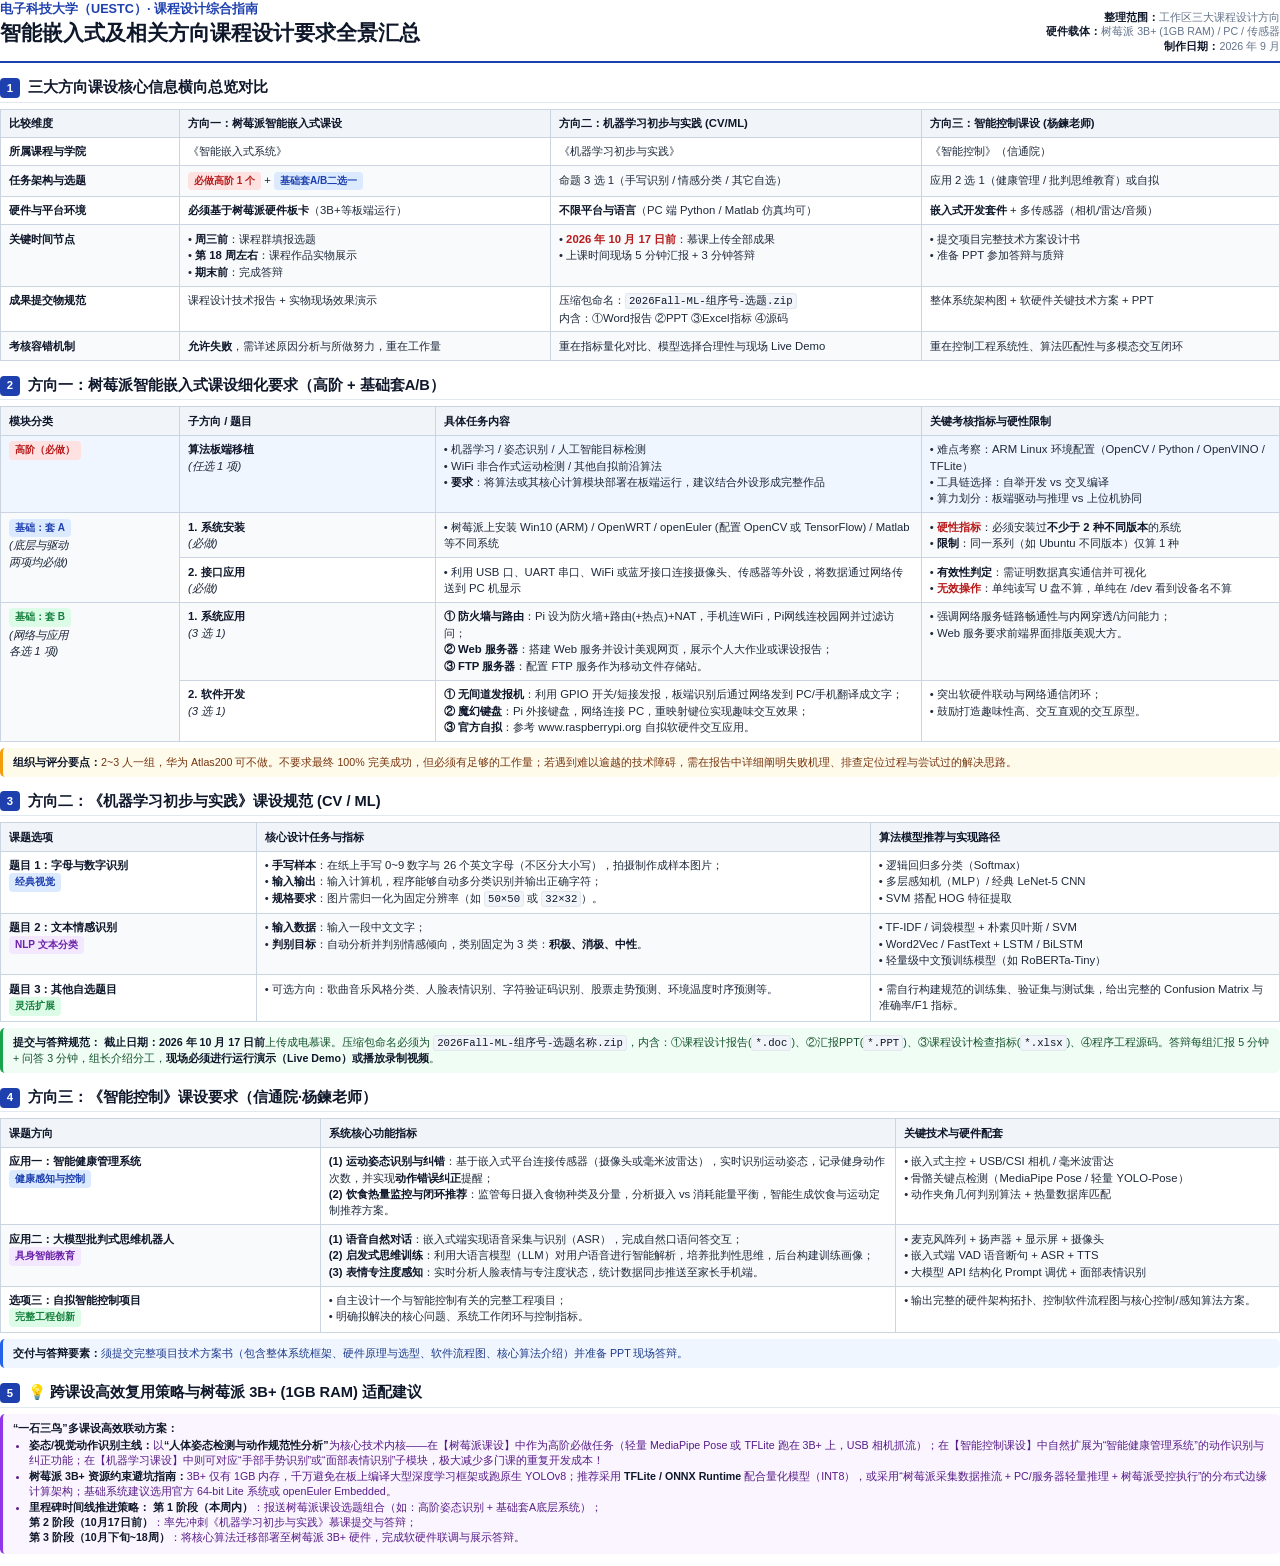
<file: course_design_requirements.html>
<!DOCTYPE html>
<html lang="zh-CN">
<head>
<meta charset="UTF-8">
<title>电子科技大学·智能嵌入式及相关方向课程设计要求全景汇总</title>
<style>
  @page {
    size: A4 portrait;
    margin: 12mm 10mm 12mm 10mm;
  }
  *, *::before, *::after {
    box-sizing: border-box;
  }
  body {
    font-family: -apple-system, BlinkMacSystemFont, "PingFang SC", "Hiragino Sans GB", "Microsoft YaHei", "WenQuanYi Micro Hei", sans-serif;
    color: #1e293b;
    background-color: #ffffff;
    line-height: 1.45;
    font-size: 9.5pt;
    margin: 0;
    padding: 0;
  }
  
  /* Header styling */
  .doc-header {
    border-bottom: 2.5px solid #1e40af;
    padding-bottom: 8px;
    margin-bottom: 14px;
    display: flex;
    justify-content: space-between;
    align-items: flex-end;
  }
  .doc-title-group h1 {
    font-size: 16pt;
    color: #0f172a;
    margin: 0 0 4px 0;
    font-weight: 700;
  }
  .doc-title-group .sub {
    font-size: 9.5pt;
    color: #1e40af;
    font-weight: 600;
    margin: 0;
  }
  .doc-meta {
    text-align: right;
    font-size: 8pt;
    color: #64748b;
    line-height: 1.35;
  }
  .badge-tag {
    display: inline-block;
    padding: 2px 6px;
    border-radius: 4px;
    font-size: 7.5pt;
    font-weight: 600;
  }
  .badge-blue { background: #dbeafe; color: #1e40af; }
  .badge-green { background: #dcfce7; color: #15803d; }
  .badge-amber { background: #fef3c7; color: #b45309; }
  .badge-purple { background: #f3e8ff; color: #6b21a8; }
  .badge-red { background: #fee2e2; color: #b91c1c; }

  /* Section styling */
  .section-block {
    margin-bottom: 14px;
    page-break-inside: avoid;
  }
  .section-header {
    display: flex;
    align-items: center;
    gap: 8px;
    margin-bottom: 6px;
    padding-bottom: 3px;
    border-bottom: 1.5px solid #e2e8f0;
  }
  .section-header h2 {
    font-size: 11pt;
    color: #0f172a;
    margin: 0;
    font-weight: 700;
  }
  .section-header .section-icon {
    display: inline-flex;
    align-items: center;
    justify-content: center;
    width: 20px;
    height: 20px;
    background: #1e40af;
    color: #ffffff;
    border-radius: 4px;
    font-size: 8.5pt;
    font-weight: bold;
  }

  /* Tables */
  table {
    width: 100%;
    border-collapse: collapse;
    margin-bottom: 6px;
    font-size: 8.5pt;
  }
  th, td {
    border: 1px solid #cbd5e1;
    padding: 5.5px 8px;
    text-align: left;
    vertical-align: top;
  }
  th {
    background-color: #f1f5f9;
    color: #0f172a;
    font-weight: 700;
  }
  tr:nth-child(even) {
    background-color: #f8fafc;
  }
  .table-highlight {
    background-color: #eff6ff !important;
  }

  /* Callout boxes */
  .callout {
    border-radius: 5px;
    padding: 7px 10px;
    margin-top: 5px;
    margin-bottom: 6px;
    font-size: 8pt;
    line-height: 1.4;
  }
  .callout-info {
    background: #f0fdf4;
    border-left: 3.5px solid #16a34a;
    color: #14532d;
  }
  .callout-warn {
    background: #fffbeb;
    border-left: 3.5px solid #f59e0b;
    color: #78350f;
  }
  .callout-purple {
    background: #faf5ff;
    border-left: 3.5px solid #9333ea;
    color: #581c87;
  }
  .callout-blue {
    background: #eff6ff;
    border-left: 3.5px solid #2563eb;
    color: #1e3a8a;
  }

  ul, ol {
    margin: 2px 0;
    padding-left: 16px;
  }
  li {
    margin-bottom: 1.5px;
  }
  strong {
    color: #0f172a;
  }
  .code-text {
    font-family: Consolas, "Fira Code", Monaco, monospace;
    background: #f1f5f9;
    padding: 1px 3px;
    border-radius: 3px;
    font-size: 8pt;
    color: #0f172a;
    border: 1px solid #e2e8f0;
  }
  .page-break {
    page-break-before: always;
  }
</style>
</head>
<body>

  <!-- Header -->
  <div class="doc-header">
    <div class="doc-title-group">
      <div class="sub">电子科技大学（UESTC）· 课程设计综合指南</div>
      <h1>智能嵌入式及相关方向课程设计要求全景汇总</h1>
    </div>
    <div class="doc-meta">
      <div><strong>整理范围：</strong>工作区三大课程设计方向</div>
      <div><strong>硬件载体：</strong>树莓派 3B+ (1GB RAM) / PC / 传感器</div>
      <div><strong>制作日期：</strong>2026 年 9 月</div>
    </div>
  </div>

  <!-- Part 1: 横向总览 -->
  <div class="section-block">
    <div class="section-header">
      <span class="section-icon">1</span>
      <h2>三大方向课设核心信息横向总览对比</h2>
    </div>
    <table>
      <thead>
        <tr>
          <th style="width: 14%;">比较维度</th>
          <th style="width: 29%;">方向一：树莓派智能嵌入式课设</th>
          <th style="width: 29%;">方向二：机器学习初步与实践 (CV/ML)</th>
          <th style="width: 28%;">方向三：智能控制课设 (杨鍊老师)</th>
        </tr>
      </thead>
      <tbody>
        <tr>
          <td><strong>所属课程与学院</strong></td>
          <td>《智能嵌入式系统》</td>
          <td>《机器学习初步与实践》</td>
          <td>《智能控制》（信通院）</td>
        </tr>
        <tr>
          <td><strong>任务架构与选题</strong></td>
          <td><span class="badge-tag badge-red">必做高阶 1 个</span> + <span class="badge-tag badge-blue">基础套A/B二选一</span></td>
          <td>命题 3 选 1（手写识别 / 情感分类 / 其它自选）</td>
          <td>应用 2 选 1（健康管理 / 批判思维教育）或自拟</td>
        </tr>
        <tr>
          <td><strong>硬件与平台环境</strong></td>
          <td><strong>必须基于树莓派硬件板卡</strong>（3B+等板端运行）</td>
          <td><strong>不限平台与语言</strong>（PC 端 Python / Matlab 仿真均可）</td>
          <td><strong>嵌入式开发套件</strong> + 多传感器（相机/雷达/音频）</td>
        </tr>
        <tr>
          <td><strong>关键时间节点</strong></td>
          <td>
            • <strong>周三前</strong>：课程群填报选题<br>
            • <strong>第 18 周左右</strong>：课程作品实物展示<br>
            • <strong>期末前</strong>：完成答辩
          </td>
          <td>
            • <strong style="color:#b91c1c;">2026 年 10 月 17 日前</strong>：慕课上传全部成果<br>
            • 上课时间现场 5 分钟汇报 + 3 分钟答辩
          </td>
          <td>
            • 提交项目完整技术方案设计书<br>
            • 准备 PPT 参加答辩与质辩
          </td>
        </tr>
        <tr>
          <td><strong>成果提交物规范</strong></td>
          <td>课程设计技术报告 + 实物现场效果演示</td>
          <td>
            压缩包命名：<span class="code-text">2026Fall-ML-组序号-选题.zip</span><br>
            内含：①Word报告 ②PPT ③Excel指标 ④源码
          </td>
          <td>整体系统架构图 + 软硬件关键技术方案 + PPT</td>
        </tr>
        <tr>
          <td><strong>考核容错机制</strong></td>
          <td><strong>允许失败</strong>，需详述原因分析与所做努力，重在工作量</td>
          <td>重在指标量化对比、模型选择合理性与现场 Live Demo</td>
          <td>重在控制工程系统性、算法匹配性与多模态交互闭环</td>
        </tr>
      </tbody>
    </table>
  </div>

  <!-- Part 2: 树莓派智能嵌入式课设 -->
  <div class="section-block">
    <div class="section-header">
      <span class="section-icon">2</span>
      <h2>方向一：树莓派智能嵌入式课设细化要求（高阶 + 基础套A/B）</h2>
    </div>
    <table>
      <thead>
        <tr>
          <th style="width: 14%;">模块分类</th>
          <th style="width: 20%;">子方向 / 题目</th>
          <th style="width: 38%;">具体任务内容</th>
          <th style="width: 28%;">关键考核指标与硬性限制</th>
        </tr>
      </thead>
      <tbody>
        <tr class="table-highlight">
          <td><span class="badge-tag badge-red">高阶（必做）</span></td>
          <td><strong>算法板端移植</strong><br><em>(任选 1 项)</em></td>
          <td>
            • 机器学习 / 姿态识别 / 人工智能目标检测<br>
            • WiFi 非合作式运动检测 / 其他自拟前沿算法<br>
            • <strong>要求</strong>：将算法或其核心计算模块部署在板端运行，建议结合外设形成完整作品
          </td>
          <td>
            • 难点考察：ARM Linux 环境配置（OpenCV / Python / OpenVINO / TFLite）<br>
            • 工具链选择：自举开发 vs 交叉编译<br>
            • 算力划分：板端驱动与推理 vs 上位机协同
          </td>
        </tr>
        <tr>
          <td rowspan="2"><span class="badge-tag badge-blue">基础：套 A</span><br><em>(底层与驱动<br>两项均必做)</em></td>
          <td><strong>1. 系统安装</strong><br><em>(必做)</em></td>
          <td>
            • 树莓派上安装 Win10 (ARM) / OpenWRT / openEuler (配置 OpenCV 或 TensorFlow) / Matlab 等不同系统
          </td>
          <td>
            • <strong style="color:#b91c1c;">硬性指标</strong>：必须安装过<strong>不少于 2 种不同版本</strong>的系统<br>
            • <strong>限制</strong>：同一系列（如 Ubuntu 不同版本）仅算 1 种
          </td>
        </tr>
        <tr>
          <td><strong>2. 接口应用</strong><br><em>(必做)</em></td>
          <td>
            • 利用 USB 口、UART 串口、WiFi 或蓝牙接口连接摄像头、传感器等外设，将数据通过网络传送到 PC 机显示
          </td>
          <td>
            • <strong>有效性判定</strong>：需证明数据真实通信并可视化<br>
            • <strong style="color:#b91c1c;">无效操作</strong>：单纯读写 U 盘不算，单纯在 /dev 看到设备名不算
          </td>
        </tr>
        <tr>
          <td rowspan="2"><span class="badge-tag badge-green">基础：套 B</span><br><em>(网络与应用<br>各选 1 项)</em></td>
          <td><strong>1. 系统应用</strong><br><em>(3 选 1)</em></td>
          <td>
            <strong>① 防火墙与路由</strong>：Pi 设为防火墙+路由(+热点)+NAT，手机连WiFi，Pi网线连校园网并过滤访问；<br>
            <strong>② Web 服务器</strong>：搭建 Web 服务并设计美观网页，展示个人大作业或课设报告；<br>
            <strong>③ FTP 服务器</strong>：配置 FTP 服务作为移动文件存储站。
          </td>
          <td>
            • 强调网络服务链路畅通性与内网穿透/访问能力；<br>
            • Web 服务要求前端界面排版美观大方。
          </td>
        </tr>
        <tr>
          <td><strong>2. 软件开发</strong><br><em>(3 选 1)</em></td>
          <td>
            <strong>① 无间道发报机</strong>：利用 GPIO 开关/短接发报，板端识别后通过网络发到 PC/手机翻译成文字；<br>
            <strong>② 魔幻键盘</strong>：Pi 外接键盘，网络连接 PC，重映射键位实现趣味交互效果；<br>
            <strong>③ 官方自拟</strong>：参考 www.raspberrypi.org 自拟软硬件交互应用。
          </td>
          <td>
            • 突出软硬件联动与网络通信闭环；<br>
            • 鼓励打造趣味性高、交互直观的交互原型。
          </td>
        </tr>
      </tbody>
    </table>
    <div class="callout callout-warn">
      <strong>组织与评分要点：</strong>2~3 人一组，华为 Atlas200 可不做。不要求最终 100% 完美成功，但必须有足够的工作量；若遇到难以逾越的技术障碍，需在报告中详细阐明失败机理、排查定位过程与尝试过的解决思路。
    </div>
  </div>

  <div class="page-break"></div>

  <!-- Part 3: 机器学习初步与实践 -->
  <div class="section-block">
    <div class="section-header">
      <span class="section-icon">3</span>
      <h2>方向二：《机器学习初步与实践》课设规范 (CV / ML)</h2>
    </div>
    <table>
      <thead>
        <tr>
          <th style="width: 20%;">课题选项</th>
          <th style="width: 48%;">核心设计任务与指标</th>
          <th style="width: 32%;">算法模型推荐与实现路径</th>
        </tr>
      </thead>
      <tbody>
        <tr>
          <td><strong>题目 1：字母与数字识别</strong><br><span class="badge-tag badge-blue">经典视觉</span></td>
          <td>
            • <strong>手写样本</strong>：在纸上手写 0~9 数字与 26 个英文字母（不区分大小写），拍摄制作成样本图片；<br>
            • <strong>输入输出</strong>：输入计算机，程序能够自动多分类识别并输出正确字符；<br>
            • <strong>规格要求</strong>：图片需归一化为固定分辨率（如 <span class="code-text">50×50</span> 或 <span class="code-text">32×32</span>）。
          </td>
          <td>
            • 逻辑回归多分类（Softmax）<br>
            • 多层感知机（MLP）/ 经典 LeNet-5 CNN<br>
            • SVM 搭配 HOG 特征提取
          </td>
        </tr>
        <tr>
          <td><strong>题目 2：文本情感识别</strong><br><span class="badge-tag badge-purple">NLP 文本分类</span></td>
          <td>
            • <strong>输入数据</strong>：输入一段中文文字；<br>
            • <strong>判别目标</strong>：自动分析并判别情感倾向，类别固定为 3 类：<strong>积极、消极、中性</strong>。
          </td>
          <td>
            • TF-IDF / 词袋模型 + 朴素贝叶斯 / SVM<br>
            • Word2Vec / FastText + LSTM / BiLSTM<br>
            • 轻量级中文预训练模型（如 RoBERTa-Tiny）
          </td>
        </tr>
        <tr>
          <td><strong>题目 3：其他自选题目</strong><br><span class="badge-tag badge-green">灵活扩展</span></td>
          <td>
            • 可选方向：歌曲音乐风格分类、人脸表情识别、字符验证码识别、股票走势预测、环境温度时序预测等。
          </td>
          <td>
            • 需自行构建规范的训练集、验证集与测试集，给出完整的 Confusion Matrix 与准确率/F1 指标。
          </td>
        </tr>
      </tbody>
    </table>
    <div class="callout callout-info">
      <strong>提交与答辩规范：</strong>
      <strong>截止日期：2026 年 10 月 17 日前</strong>上传成电慕课。压缩包命名必须为 <span class="code-text">2026Fall-ML-组序号-选题名称.zip</span>，内含：①课程设计报告(<span class="code-text">*.doc</span>)、②汇报PPT(<span class="code-text">*.PPT</span>)、③课程设计检查指标(<span class="code-text">*.xlsx</span>)、④程序工程源码。答辩每组汇报 5 分钟 + 问答 3 分钟，组长介绍分工，<strong>现场必须进行运行演示（Live Demo）或播放录制视频</strong>。
    </div>
  </div>

  <!-- Part 4: 智能控制课设 -->
  <div class="section-block">
    <div class="section-header">
      <span class="section-icon">4</span>
      <h2>方向三：《智能控制》课设要求（信通院·杨鍊老师）</h2>
    </div>
    <table>
      <thead>
        <tr>
          <th style="width: 25%;">课题方向</th>
          <th style="width: 45%;">系统核心功能指标</th>
          <th style="width: 30%;">关键技术与硬件配套</th>
        </tr>
      </thead>
      <tbody>
        <tr>
          <td><strong>应用一：智能健康管理系统</strong><br><span class="badge-tag badge-blue">健康感知与控制</span></td>
          <td>
            <strong>(1) 运动姿态识别与纠错</strong>：基于嵌入式平台连接传感器（摄像头或毫米波雷达），实时识别运动姿态，记录健身动作次数，并实现<strong>动作错误纠正</strong>提醒；<br>
            <strong>(2) 饮食热量监控与闭环推荐</strong>：监管每日摄入食物种类及分量，分析摄入 vs 消耗能量平衡，智能生成饮食与运动定制推荐方案。
          </td>
          <td>
            • 嵌入式主控 + USB/CSI 相机 / 毫米波雷达<br>
            • 骨骼关键点检测（MediaPipe Pose / 轻量 YOLO-Pose）<br>
            • 动作夹角几何判别算法 + 热量数据库匹配
          </td>
        </tr>
        <tr>
          <td><strong>应用二：大模型批判式思维机器人</strong><br><span class="badge-tag badge-purple">具身智能教育</span></td>
          <td>
            <strong>(1) 语音自然对话</strong>：嵌入式端实现语音采集与识别（ASR），完成自然口语问答交互；<br>
            <strong>(2) 启发式思维训练</strong>：利用大语言模型（LLM）对用户语音进行智能解析，培养批判性思维，后台构建训练画像；<br>
            <strong>(3) 表情专注度感知</strong>：实时分析人脸表情与专注度状态，统计数据同步推送至家长手机端。
          </td>
          <td>
            • 麦克风阵列 + 扬声器 + 显示屏 + 摄像头<br>
            • 嵌入式端 VAD 语音断句 + ASR + TTS<br>
            • 大模型 API 结构化 Prompt 调优 + 面部表情识别
          </td>
        </tr>
        <tr>
          <td><strong>选项三：自拟智能控制项目</strong><br><span class="badge-tag badge-green">完整工程创新</span></td>
          <td>
            • 自主设计一个与智能控制有关的完整工程项目；<br>
            • 明确拟解决的核心问题、系统工作闭环与控制指标。
          </td>
          <td>
            • 输出完整的硬件架构拓扑、控制软件流程图与核心控制/感知算法方案。
          </td>
        </tr>
      </tbody>
    </table>
    <div class="callout callout-blue">
      <strong>交付与答辩要素：</strong>须提交完整项目技术方案书（包含整体系统框架、硬件原理与选型、软件流程图、核心算法介绍）并准备 PPT 现场答辩。
    </div>
  </div>

  <!-- Part 5: 跨课设联动建议与树莓派3B+选型 -->
  <div class="section-block">
    <div class="section-header">
      <span class="section-icon">5</span>
      <h2>💡 跨课设高效复用策略与树莓派 3B+ (1GB RAM) 适配建议</h2>
    </div>
    <div class="callout callout-purple">
      <strong>“一石三鸟”多课设高效联动方案：</strong>
      <ul>
        <li><strong>姿态/视觉动作识别主线：</strong>以<strong>“人体姿态检测与动作规范性分析”</strong>为核心技术内核——在【树莓派课设】中作为高阶必做任务（轻量 MediaPipe Pose 或 TFLite 跑在 3B+ 上，USB 相机抓流）；在【智能控制课设】中自然扩展为“智能健康管理系统”的动作识别与纠正功能；在【机器学习课设】中则可对应“手部手势识别”或“面部表情识别”子模块，极大减少多门课的重复开发成本！</li>
        <li><strong>树莓派 3B+ 资源约束避坑指南：</strong>3B+ 仅有 1GB 内存，千万避免在板上编译大型深度学习框架或跑原生 YOLOv8；推荐采用 <strong>TFLite / ONNX Runtime</strong> 配合量化模型（INT8），或采用“树莓派采集数据推流 + PC/服务器轻量推理 + 树莓派受控执行”的分布式边缘计算架构；基础系统建议选用官方 64-bit Lite 系统或 openEuler Embedded。</li>
        <li><strong>里程碑时间线推进策略：</strong>
          <strong>第 1 阶段（本周内）</strong>：报送树莓派课设选题组合（如：高阶姿态识别 + 基础套A底层系统）；<br>
          <strong>第 2 阶段（10月17日前）</strong>：率先冲刺《机器学习初步与实践》慕课提交与答辩；<br>
          <strong>第 3 阶段（10月下旬~18周）</strong>：将核心算法迁移部署至树莓派 3B+ 硬件，完成软硬件联调与展示答辩。
        </li>
      </ul>
    </div>
  </div>

</body>
</html>
</file>
